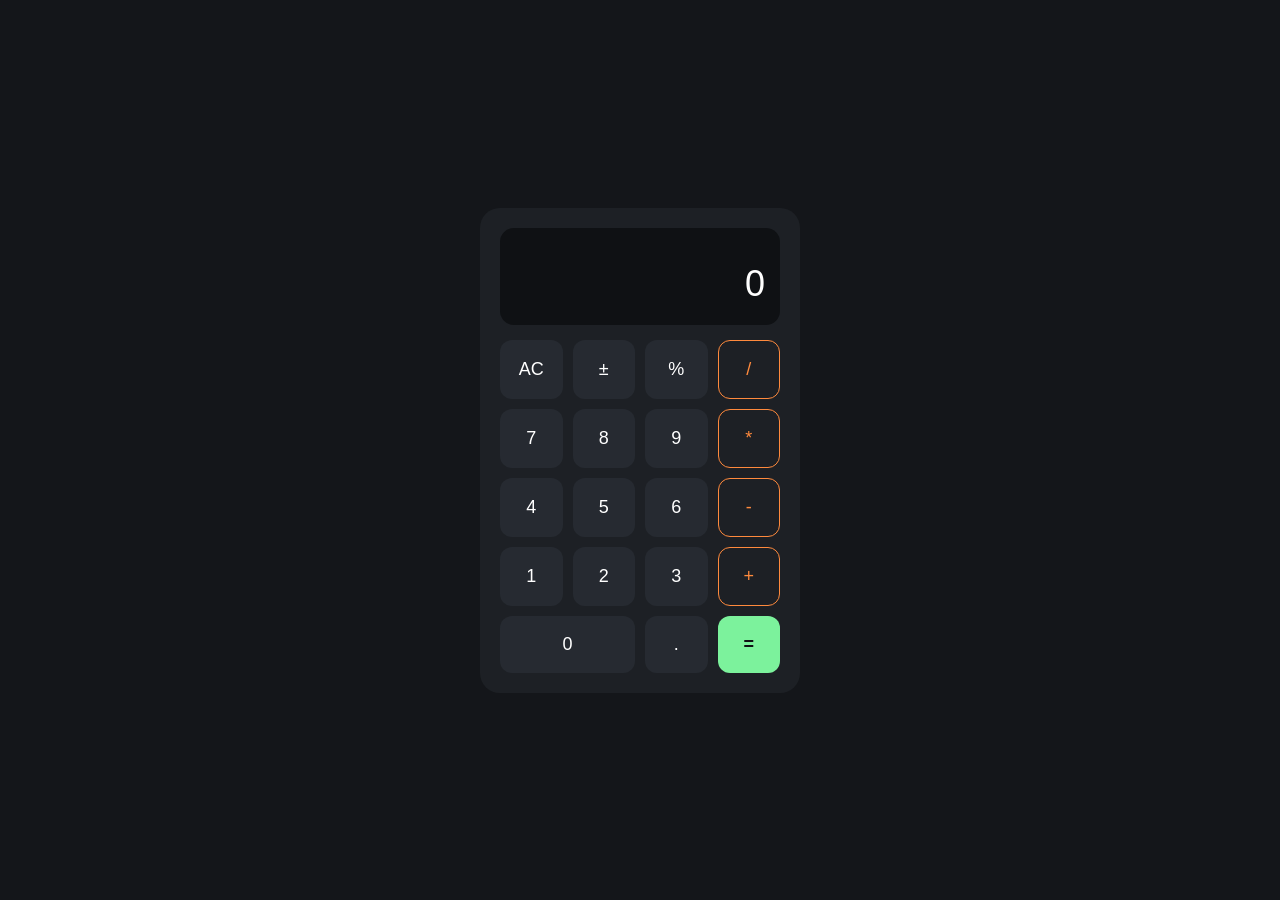
<file: Task2/index.html>
<!DOCTYPE html>
<html lang="en">
<head>
    <meta charset="UTF-8">
    <meta name="viewport" content="width=device-width, initial-scale=1.0">
    <title>Calculator</title>
    <link rel="stylesheet" href="style.css">

</head>
<body>
    <div class="calc">
        <div class="display">
            <div class="expr" id="expr"></div>
            <div class="result" id="result">0</div>
        </div>
        <div class="keys">
            <button data-action="clear">AC</button>
            <button data-action="sign">±</button>
            <button data-action="percent">%</button>
            <button data-action="divide">/</button>
            <button data-num="7">7</button>
            <button data-num="8">8</button>
            <button data-num="9">9</button>
            <button data-action="multiply">*</button>
            <button data-num="4">4</button>
            <button data-num="5">5</button>
            <button data-num="6">6</button>
            <button data-action="subtract">-</button>
            <button data-num="1">1</button>
            <button data-num="2">2</button>
            <button data-num="3">3</button>
            <button data-action="add">+</button>
            <button class="zero" data-num="0">0</button>
            <button data-action="decimal">.</button>
            <button data-action="equals">=</button>
        </div>
    </div>
    <script src="script.js"></script>
    
</body>
</html>
</file>
<file: Task2/style.css>
*{
    box-sizing: border-box;
}
body{
    margin:0;
    height:100vh;
    display:flex;
    align-items:center;
    justify-content: center;
    background-color:#14161a;
    font-family: Arial, sans-serif;

}
.calc{
    width:320px;
    background-color:#1d2025;
    border-radius:20px;
    padding:20px;
}
.display{
    background-color:#0f1114;
    border-radius:14px;
    padding:20px 15px;
    margin-bottom:15px;
    text-align:right;
}
.result{
    color:white;
    font-size: 36px;
}
.expr{
    color:gray;
    font-size:14px;
    min-height: 15px;
}
.keys{
    display:grid;
    grid-template-columns:repeat(4,1fr);
    gap:10px;
}
button{
    border:none;
    border-radius: 12px;
    background-color:#262a31;
    color:white;
    font-size:18px;
    padding: 18px 0;
    cursor:pointer;
}
button:hover{
    background-color:#31363f;
}
button[data-action="add"],
button[data-action="subtract"],
button[data-action="multiply"],
button[data-action="divide"]{
    background-color:transparent;
    color:#ff8a3d;
    border:1px solid #ff8a3d;
}
button[data-action="equals"]{
    background-color:#7cf29c;
    color:#0f1114;
    font-weight: bold;
}
.zero{
    grid-column: span 2;
}
</file>
